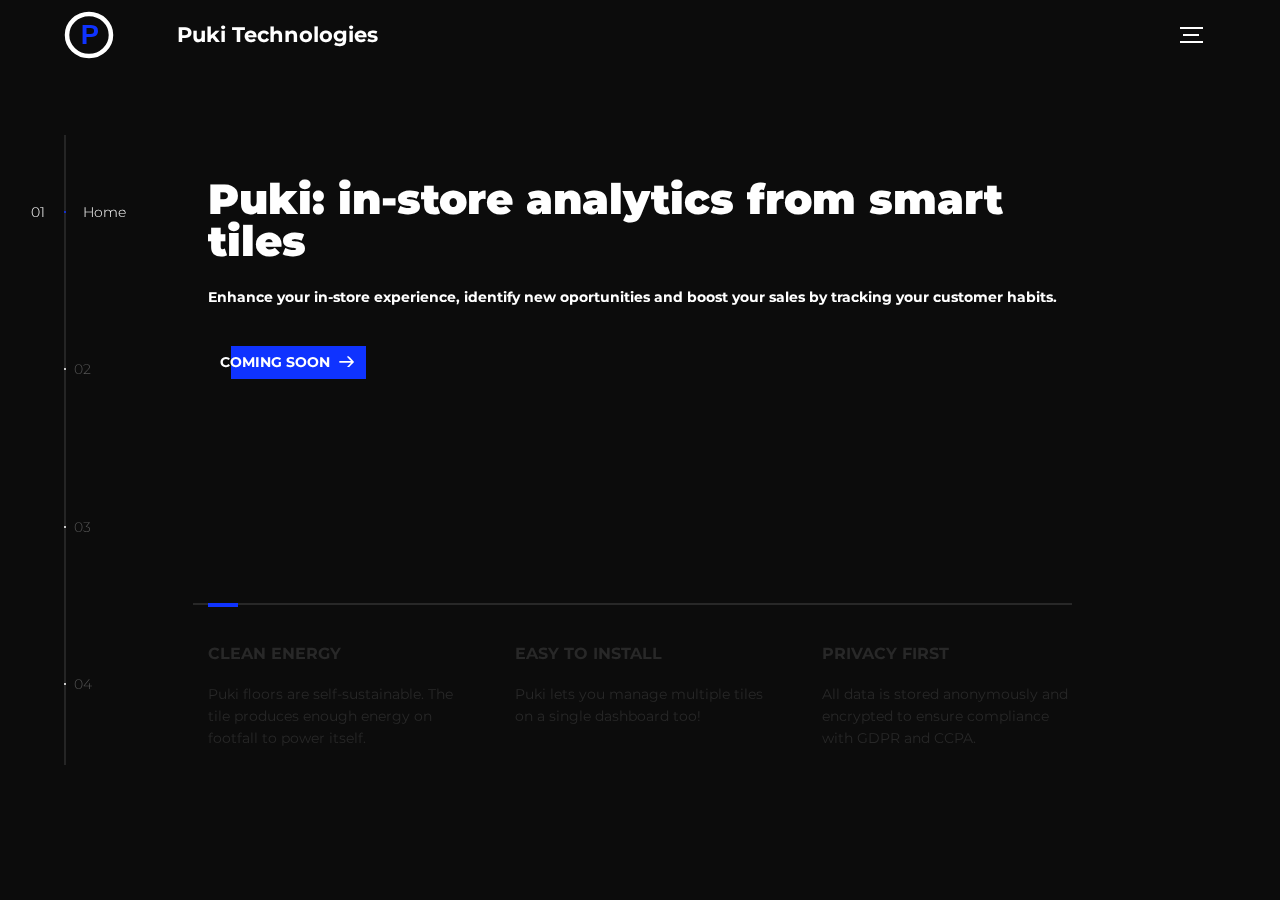
<file: Puki/index.html>
<!DOCTYPE html>
<html lang="en">
<head>
  <title>Puki Technologies</title>
  <meta charset="utf-8">
  <meta name="viewport" content="width=device-width, initial-scale=1">
  <meta http-equiv="X-UA-Compatible" content="IE=edge">
  <meta name="description" content="HTML5 website template">
  <meta name="keywords" content="global, template, html, sass, jquery">
  <meta name="author" content="nfc">
  <link rel="stylesheet" href="assets/css/main.css">
  <link rel="icon" 
      type="image/svg" 
      href="assets/img/logo.svg">
</head>
<body>
<!-- Global site tag (gtag.js) - Google Analytics -->
<script async src="https://www.googletagmanager.com/gtag/js?id=UA-164575999-2"></script>
<script>
  window.dataLayer = window.dataLayer || [];
  function gtag(){dataLayer.push(arguments);}
  gtag('js', new Date());

  gtag('config', 'UA-164575999-2');
</script>
<!-- notification for small viewports and landscape oriented smartphones -->
<div class="device-notification">
  <a class="device-notification--logo" href="#0">
    <img src="assets/img/logo.svg" alt="Global">
    
  </a>
  <p class="device-notification--message">Puki has so much to offer that we must request you orient your device to portrait or find a larger screen. You won't be disappointed.</p>
</div>

<div class="perspective effect-rotate-left">
  <div class="container"><div class="outer-nav--return"></div>
    <div id="viewport" class="l-viewport">
      <div class="l-wrapper">
        <header class="header">
          <a class="header--logo" href="#0">
            <img src="assets/img/logo.svg" alt="logo" width="50">
            <h2 style="margin-left: 3em">Puki Technologies</h2>
          </a>
          <button class="header--cta cta"><a href='https://twitter.com/pukitechs'>Contact Us</a></button>
          <div class="header--nav-toggle">
            <span></span>
          </div>
        </header>
        <nav class="l-side-nav">
          <ul class="side-nav">
            <li class="is-active"><span>Home</span></li>
            <li><span>How</span></li>
            <li><span>Team</span></li>
            <li><span>Contact</span></li>
          </ul>
        </nav>
        <ul class="l-main-content main-content">
          <li class="l-section section section--is-active">
            <div class="intro">
              <div class="intro--banner">
                <h1 style="font-size: 3em">Puki: in-store analytics from smart tiles</h1>
                
                <h1 style="font-size: 1em;font-weight: 600;margin-bottom: 3em">Enhance your in-store experience, identify new oportunities and boost your sales by tracking your customer habits. </h1>
                
                <button class="cta">Coming Soon
                  <svg version="1.1" id="Layer_1" xmlns="http://www.w3.org/2000/svg" xmlns:xlink="http://www.w3.org/1999/xlink" x="0px" y="0px" viewBox="0 0 150 118" style="enable-background:new 0 0 150 118;" xml:space="preserve">
                  <g transform="translate(0.000000,118.000000) scale(0.100000,-0.100000)">
                    <path d="M870,1167c-34-17-55-57-46-90c3-15,81-100,194-211l187-185l-565-1c-431,0-571-3-590-13c-55-28-64-94-18-137c21-20,33-20,597-20h575l-192-193C800,103,794,94,849,39c20-20,39-29,61-29c28,0,63,30,298,262c147,144,272,271,279,282c30,51,23,60-219,304C947,1180,926,1196,870,1167z"/>
                  </g>
                  </svg>
                  <span class="btn-background"></span>
                </button>
                <img src="assets/img/introduction-visual.png" alt="Welcome" style="display: none" >
              </div>
              <div class="intro--options">
                <a href="#0" style="cursor: default">
                  <h3>Clean Energy</h3>
                  <p>Puki floors are self-sustainable. The tile produces enough energy on footfall to power itself.</p>
                </a>
                <a href="#0" style="cursor: default">
                  <h3>Easy to install</h3>
                  <p>Puki lets you manage multiple tiles on a single dashboard too!</p>
                </a>
                <a href="#0" style="cursor: default">
                  <h3>Privacy First</h3>
                  <p>All data is stored anonymously and encrypted to ensure compliance with GDPR and CCPA.</p>
                </a>
              </div>
            </div>
          </li>
          <li class="l-section section">
            <div class="work" style="margin-top: -10%;">
              <h2 style="margin-bottom: 5em;margin-top: 5em">How it works</h2>
              <div class="work--lockup row" style="display: block;margin: 0 auto;margin-bottom: 5em">
                  <img onmouseover="document.getElementById('content').innerHTML = 'On every motion such as a footfall, you produce mechanical energy'" src="assets/img/ff.svg" alt="ff" width="40">
                  <img  src="assets/img/back.svg" alt="battery" width="20" style="    margin-bottom: 1.2em;margin-left: 2em">
                  <img onmouseover="document.getElementById('content').innerHTML = 'Footfall energy gets transformed into electricity through energy harvesting'" onmouseover="bigImg(this)" src="assets/img/recycle.svg" alt="battery" width="50" style="    margin-left: 2em">
                  <img onmouseover="bigImg(this)" src="assets/img/back.svg" alt="battery" width="20" style="    margin-bottom: 1.2em;margin-left: 2em">
                  <img onmouseover="document.getElementById('content').innerHTML = 'Energy gets directly stored on small batteries'" onmouseover="bigImg(this)" src="assets/img/battery.svg" alt="battery" width="50" style="    margin-left: 2em">
                  <img onmouseover="bigImg(this)" src="assets/img/back.svg" alt="battery" width="20" style="    margin-bottom: 1.2em;margin-left: 2em">
                  <img onmouseover="document.getElementById('content').innerHTML = 'A small portion is used to send the specific footfall data to our servers'" onmouseover="bigImg(this)" src="assets/img/energy.svg" alt="battery" width="50" style="    margin-left: 2em">
              </div>
              <h2 id="content" style="display: block;margin: 0 auto;font-size: 1.3em">Hover on icon to learn more!</h2>
            </div>
          </li>
          <li class="l-section section">
            <div class="about">
              <div class="about--banner">
                <h2>We<br>believe in<br>passionate<br>people</h2>
                
                <img src="assets/img/about-visual.png" alt="About Us" style="display: none">
              </div>
              <div class="about--options">
                <a href="https://www.linkedin.com/in/ncurti/" style="background-image: url(assets/img/3.jpg);">
                  <h3>CEO - Founder</h3>
                </a>
              </div>
            </div>
          </li>
          <li class="l-section section">
            <div class="contact">
              <div class="contact--lockup">
                <div class="modal">
                  <div class="modal--information">
                    <p>Milan, Italy</p>
                    <a href="mailto:ouremail@gmail.com">info@pukitechnologies.com</a>
                    <a href="tel:+393495479701">Call Us</a>
                  </div>
                  
                </div>
              </div>
            </div>
          </li>
          <li class="l-section section">
            <div class="hire">
              <h2>You want us to do</h2>
              <!-- checkout formspree.io for easy form setup -->
              <form class="work-request">
                <div class="work-request--options">
                  <span class="options-a">
                    <input id="opt-1" type="checkbox" value="app design">
                    <label for="opt-1">
                      <svg version="1.1" id="Layer_1" xmlns="http://www.w3.org/2000/svg" xmlns:xlink="http://www.w3.org/1999/xlink" x="0px" y="0px"
                      viewBox="0 0 150 111" style="enable-background:new 0 0 150 111;" xml:space="preserve">
                      <g transform="translate(0.000000,111.000000) scale(0.100000,-0.100000)">
                        <path d="M950,705L555,310L360,505C253,612,160,700,155,700c-6,0-44-34-85-75l-75-75l278-278L550-5l475,475c261,261,475,480,475,485c0,13-132,145-145,145C1349,1100,1167,922,950,705z"/>
                      </g>
                      </svg>
                      App Design
                    </label>
                    <input id="opt-2" type="checkbox" value="graphic design">
                    <label for="opt-2">
                      <svg version="1.1" id="Layer_1" xmlns="http://www.w3.org/2000/svg" xmlns:xlink="http://www.w3.org/1999/xlink" x="0px" y="0px"
                      viewBox="0 0 150 111" style="enable-background:new 0 0 150 111;" xml:space="preserve">
                      <g transform="translate(0.000000,111.000000) scale(0.100000,-0.100000)">
                        <path d="M950,705L555,310L360,505C253,612,160,700,155,700c-6,0-44-34-85-75l-75-75l278-278L550-5l475,475c261,261,475,480,475,485c0,13-132,145-145,145C1349,1100,1167,922,950,705z"/>
                      </g>
                      </svg>
                      Graphic Design
                    </label>
                    <input id="opt-3" type="checkbox" value="motion design">
                    <label for="opt-3">
                      <svg version="1.1" id="Layer_1" xmlns="http://www.w3.org/2000/svg" xmlns:xlink="http://www.w3.org/1999/xlink" x="0px" y="0px"
                      viewBox="0 0 150 111" style="enable-background:new 0 0 150 111;" xml:space="preserve">
                      <g transform="translate(0.000000,111.000000) scale(0.100000,-0.100000)">
                        <path d="M950,705L555,310L360,505C253,612,160,700,155,700c-6,0-44-34-85-75l-75-75l278-278L550-5l475,475c261,261,475,480,475,485c0,13-132,145-145,145C1349,1100,1167,922,950,705z"/>
                      </g>
                      </svg>
                      Motion Design
                    </label>
                  </span>
                  <span class="options-b">
                    <input id="opt-4" type="checkbox" value="ux design">
                    <label for="opt-4">
                      <svg version="1.1" id="Layer_1" xmlns="http://www.w3.org/2000/svg" xmlns:xlink="http://www.w3.org/1999/xlink" x="0px" y="0px"
                      viewBox="0 0 150 111" style="enable-background:new 0 0 150 111;" xml:space="preserve">
                      <g transform="translate(0.000000,111.000000) scale(0.100000,-0.100000)">
                        <path d="M950,705L555,310L360,505C253,612,160,700,155,700c-6,0-44-34-85-75l-75-75l278-278L550-5l475,475c261,261,475,480,475,485c0,13-132,145-145,145C1349,1100,1167,922,950,705z"/>
                      </g>
                      </svg>
                      UX Design
                    </label>
                    <input id="opt-5" type="checkbox" value="webdesign">
                    <label for="opt-5">
                      <svg version="1.1" id="Layer_1" xmlns="http://www.w3.org/2000/svg" xmlns:xlink="http://www.w3.org/1999/xlink" x="0px" y="0px"
                      viewBox="0 0 150 111" style="enable-background:new 0 0 150 111;" xml:space="preserve">
                      <g transform="translate(0.000000,111.000000) scale(0.100000,-0.100000)">
                        <path d="M950,705L555,310L360,505C253,612,160,700,155,700c-6,0-44-34-85-75l-75-75l278-278L550-5l475,475c261,261,475,480,475,485c0,13-132,145-145,145C1349,1100,1167,922,950,705z"/>
                      </g>
                      </svg>
                      Webdesign
                    </label>
                    <input id="opt-6" type="checkbox" value="marketing">
                    <label for="opt-6">
                      <svg version="1.1" id="Layer_1" xmlns="http://www.w3.org/2000/svg" xmlns:xlink="http://www.w3.org/1999/xlink" x="0px" y="0px"
                      viewBox="0 0 150 111" style="enable-background:new 0 0 150 111;" xml:space="preserve">
                      <g transform="translate(0.000000,111.000000) scale(0.100000,-0.100000)">
                        <path d="M950,705L555,310L360,505C253,612,160,700,155,700c-6,0-44-34-85-75l-75-75l278-278L550-5l475,475c261,261,475,480,475,485c0,13-132,145-145,145C1349,1100,1167,922,950,705z"/>
                      </g>
                      </svg>
                      Marketing
                    </label>
                  </span>
                </div>
                <div class="work-request--information">
                  <div class="information-name">
                    <input id="name" type="text" spellcheck="false">
                    <label for="name">Name</label>
                  </div>
                  <div class="information-email">
                    <input id="email" type="email" spellcheck="false">
                    <label for="email">Email</label>
                  </div>
                </div>
                <input type="submit" value="Send Request">
              </form>
            </div>
          </li>
        </ul>
      </div>
    </div>
  </div>
  <ul class="outer-nav">
    <li class="is-active">Home</li>
    <li>How</li>
    <li>Team</li>
    <li>Contact</li>
  </ul>
</div>

<script src="https://ajax.googleapis.com/ajax/libs/jquery/2.2.4/jquery.min.js"></script>
<script>window.jQuery || document.write('<script src="assets/js/vendor/jquery-2.2.4.min.js"><\/script>')</script>
<script src="assets/js/functions-min.js"></script>
</body>
</html>
</file>
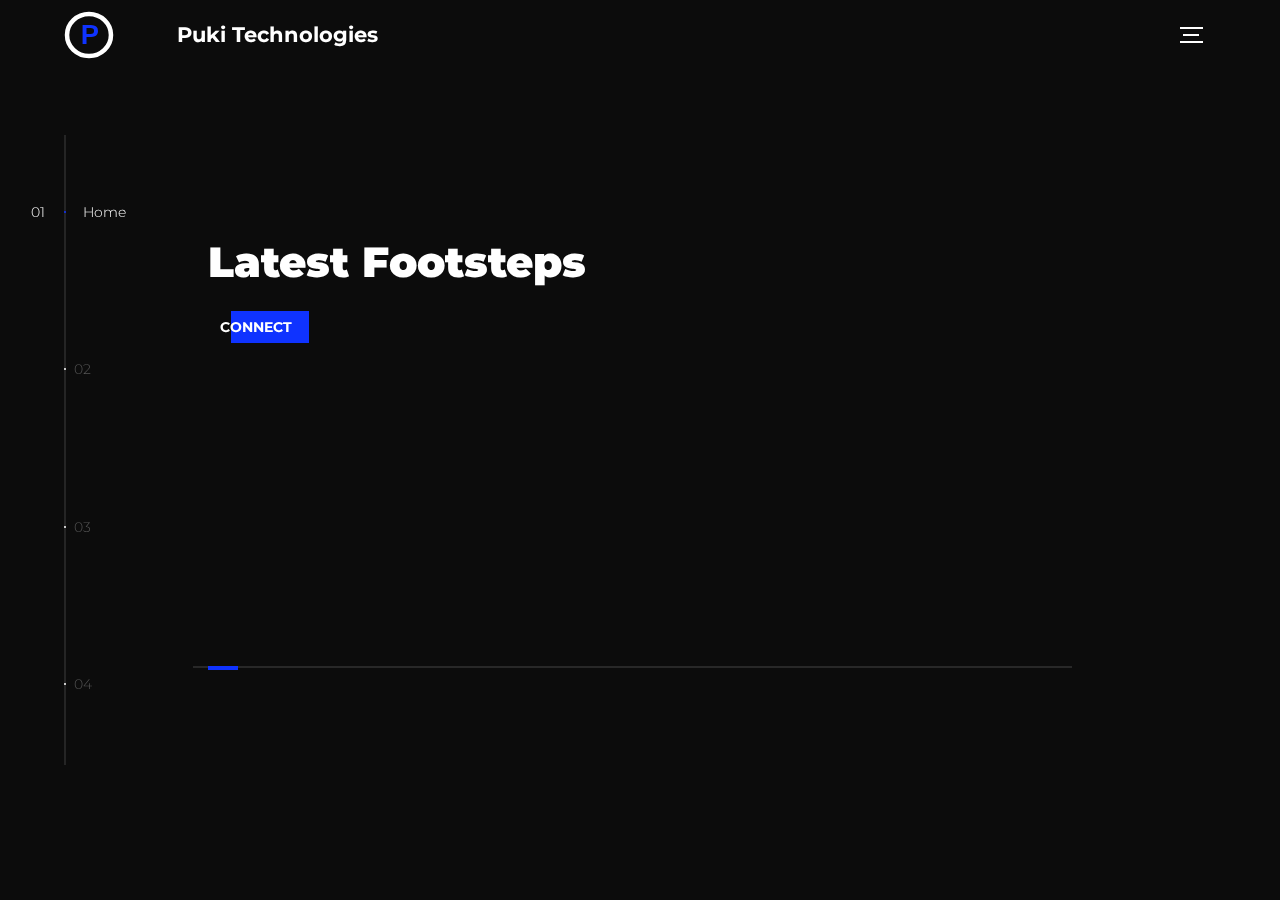
<file: Puki/dashboard.html>
<!DOCTYPE html>
<html lang="en">
<head>
  <title>Puki Technologies</title>
  <meta charset="utf-8">
  <meta name="viewport" content="width=device-width, initial-scale=1">
  <meta http-equiv="X-UA-Compatible" content="IE=edge">
  <meta name="description" content="HTML5 website template">
  <meta name="keywords" content="global, template, html, sass, jquery">
  <meta name="author" content="nfc">
  <link rel="stylesheet" href="assets/css/main.css">
  <link rel="icon" 
      type="image/svg" 
      href="assets/img/logo.svg">
</head>
<body>
<!-- Global site tag (gtag.js) - Google Analytics -->
<script async src="https://www.googletagmanager.com/gtag/js?id=UA-164575999-2"></script>
<script>
  window.dataLayer = window.dataLayer || [];
  function gtag(){dataLayer.push(arguments);}
  gtag('js', new Date());

  gtag('config', 'UA-164575999-2');
</script>
<!-- notification for small viewports and landscape oriented smartphones -->
<div class="device-notification">
  <a class="device-notification--logo" href="#0">
    <img src="assets/img/logo.svg" alt="Global">
    
  </a>
  <p class="device-notification--message">Puki has so much to offer that we must request you orient your device to portrait or find a larger screen. You won't be disappointed.</p>
</div>

<div class="perspective effect-rotate-left">
  <div class="container"><div class="outer-nav--return"></div>
    <div id="viewport" class="l-viewport">
      <div class="l-wrapper">
        <header class="header">
          <a class="header--logo" href="#0">
            <img src="assets/img/logo.svg" alt="logo" width="50">
            <h2 style="margin-left: 3em">Puki Technologies</h2>
          </a>
          <button class="header--cta cta"><a href='https://twitter.com/pukitechs'>Contact Us</a></button>
          <div class="header--nav-toggle">
            <span></span>
          </div>
        </header>
        <nav class="l-side-nav">
          <ul class="side-nav">
            <li class="is-active"><span>Home</span></li>
            <li><span>How</span></li>
            <li><span>Team</span></li>
            <li><span>Contact</span></li>
          </ul>
        </nav>
        <ul class="l-main-content main-content">
          <li class="l-section section section--is-active">
            <div class="intro">
              <div class="intro--banner">
                <h1 style="font-size: 3em">Latest Footsteps</h1>
                <button id="connect" class="cta">Connect
                  <span class="btn-background"></span>
                </button>
                <img src="assets/img/introduction-visual.png" alt="Welcome" style="display: none" >
              </div>
            </div>
          </li>
          <li class="l-section section">
            <div class="work" style="margin-top: -10%;">
              <h2 style="margin-bottom: 5em;margin-top: 5em">How it works</h2>
              <div class="work--lockup row" style="display: block;margin: 0 auto;margin-bottom: 5em">
                  <img onmouseover="document.getElementById('content').innerHTML = 'On every motion such as a footfall, you produce mechanical energy'" src="assets/img/ff.svg" alt="ff" width="40">
                  <img  src="assets/img/back.svg" alt="battery" width="20" style="    margin-bottom: 1.2em;margin-left: 2em">
                  <img onmouseover="document.getElementById('content').innerHTML = 'Footfall energy gets transformed into electricity through energy harvesting'" onmouseover="bigImg(this)" src="assets/img/recycle.svg" alt="battery" width="50" style="    margin-left: 2em">
                  <img onmouseover="bigImg(this)" src="assets/img/back.svg" alt="battery" width="20" style="    margin-bottom: 1.2em;margin-left: 2em">
                  <img onmouseover="document.getElementById('content').innerHTML = 'Energy gets directly stored on small batteries'" onmouseover="bigImg(this)" src="assets/img/battery.svg" alt="battery" width="50" style="    margin-left: 2em">
                  <img onmouseover="bigImg(this)" src="assets/img/back.svg" alt="battery" width="20" style="    margin-bottom: 1.2em;margin-left: 2em">
                  <img onmouseover="document.getElementById('content').innerHTML = 'A small portion is used to send the specific footfall data to our servers'" onmouseover="bigImg(this)" src="assets/img/energy.svg" alt="battery" width="50" style="    margin-left: 2em">
              </div>
              <h2 id="content" style="display: block;margin: 0 auto;font-size: 1.3em">Hover on icon to learn more!</h2>
            </div>
          </li>
          <li class="l-section section">
            <div class="about">
              <div class="about--banner">
                <h2>We<br>believe in<br>passionate<br>people</h2>
                
                <img src="assets/img/about-visual.png" alt="About Us" style="display: none">
              </div>
              <div class="about--options">
                <a href="https://www.linkedin.com/in/ncurti/" style="background-image: url(assets/img/3.jpg);">
                  <h3>CEO - Founder</h3>
                </a>
              </div>
            </div>
          </li>
          <li class="l-section section">
            <div class="contact">
              <div class="contact--lockup">
                <div class="modal">
                  <div class="modal--information">
                    <p>Milan, Italy</p>
                    <a href="mailto:ouremail@gmail.com">info@pukitechnologies.com</a>
                    <a href="tel:+393495479701">Call Us</a>
                  </div>
                  
                </div>
              </div>
            </div>
          </li>
          <li class="l-section section">
            <div class="hire">
              <h2>You want us to do</h2>
              <!-- checkout formspree.io for easy form setup -->
              <form class="work-request">
                <div class="work-request--options">
                  <span class="options-a">
                    <input id="opt-1" type="checkbox" value="app design">
                    <label for="opt-1">
                      <svg version="1.1" id="Layer_1" xmlns="http://www.w3.org/2000/svg" xmlns:xlink="http://www.w3.org/1999/xlink" x="0px" y="0px"
                      viewBox="0 0 150 111" style="enable-background:new 0 0 150 111;" xml:space="preserve">
                      <g transform="translate(0.000000,111.000000) scale(0.100000,-0.100000)">
                        <path d="M950,705L555,310L360,505C253,612,160,700,155,700c-6,0-44-34-85-75l-75-75l278-278L550-5l475,475c261,261,475,480,475,485c0,13-132,145-145,145C1349,1100,1167,922,950,705z"/>
                      </g>
                      </svg>
                      App Design
                    </label>
                    <input id="opt-2" type="checkbox" value="graphic design">
                    <label for="opt-2">
                      <svg version="1.1" id="Layer_1" xmlns="http://www.w3.org/2000/svg" xmlns:xlink="http://www.w3.org/1999/xlink" x="0px" y="0px"
                      viewBox="0 0 150 111" style="enable-background:new 0 0 150 111;" xml:space="preserve">
                      <g transform="translate(0.000000,111.000000) scale(0.100000,-0.100000)">
                        <path d="M950,705L555,310L360,505C253,612,160,700,155,700c-6,0-44-34-85-75l-75-75l278-278L550-5l475,475c261,261,475,480,475,485c0,13-132,145-145,145C1349,1100,1167,922,950,705z"/>
                      </g>
                      </svg>
                      Graphic Design
                    </label>
                    <input id="opt-3" type="checkbox" value="motion design">
                    <label for="opt-3">
                      <svg version="1.1" id="Layer_1" xmlns="http://www.w3.org/2000/svg" xmlns:xlink="http://www.w3.org/1999/xlink" x="0px" y="0px"
                      viewBox="0 0 150 111" style="enable-background:new 0 0 150 111;" xml:space="preserve">
                      <g transform="translate(0.000000,111.000000) scale(0.100000,-0.100000)">
                        <path d="M950,705L555,310L360,505C253,612,160,700,155,700c-6,0-44-34-85-75l-75-75l278-278L550-5l475,475c261,261,475,480,475,485c0,13-132,145-145,145C1349,1100,1167,922,950,705z"/>
                      </g>
                      </svg>
                      Motion Design
                    </label>
                  </span>
                  <span class="options-b">
                    <input id="opt-4" type="checkbox" value="ux design">
                    <label for="opt-4">
                      <svg version="1.1" id="Layer_1" xmlns="http://www.w3.org/2000/svg" xmlns:xlink="http://www.w3.org/1999/xlink" x="0px" y="0px"
                      viewBox="0 0 150 111" style="enable-background:new 0 0 150 111;" xml:space="preserve">
                      <g transform="translate(0.000000,111.000000) scale(0.100000,-0.100000)">
                        <path d="M950,705L555,310L360,505C253,612,160,700,155,700c-6,0-44-34-85-75l-75-75l278-278L550-5l475,475c261,261,475,480,475,485c0,13-132,145-145,145C1349,1100,1167,922,950,705z"/>
                      </g>
                      </svg>
                      UX Design
                    </label>
                    <input id="opt-5" type="checkbox" value="webdesign">
                    <label for="opt-5">
                      <svg version="1.1" id="Layer_1" xmlns="http://www.w3.org/2000/svg" xmlns:xlink="http://www.w3.org/1999/xlink" x="0px" y="0px"
                      viewBox="0 0 150 111" style="enable-background:new 0 0 150 111;" xml:space="preserve">
                      <g transform="translate(0.000000,111.000000) scale(0.100000,-0.100000)">
                        <path d="M950,705L555,310L360,505C253,612,160,700,155,700c-6,0-44-34-85-75l-75-75l278-278L550-5l475,475c261,261,475,480,475,485c0,13-132,145-145,145C1349,1100,1167,922,950,705z"/>
                      </g>
                      </svg>
                      Webdesign
                    </label>
                    <input id="opt-6" type="checkbox" value="marketing">
                    <label for="opt-6">
                      <svg version="1.1" id="Layer_1" xmlns="http://www.w3.org/2000/svg" xmlns:xlink="http://www.w3.org/1999/xlink" x="0px" y="0px"
                      viewBox="0 0 150 111" style="enable-background:new 0 0 150 111;" xml:space="preserve">
                      <g transform="translate(0.000000,111.000000) scale(0.100000,-0.100000)">
                        <path d="M950,705L555,310L360,505C253,612,160,700,155,700c-6,0-44-34-85-75l-75-75l278-278L550-5l475,475c261,261,475,480,475,485c0,13-132,145-145,145C1349,1100,1167,922,950,705z"/>
                      </g>
                      </svg>
                      Marketing
                    </label>
                  </span>
                </div>
                <div class="work-request--information">
                  <div class="information-name">
                    <input id="name" type="text" spellcheck="false">
                    <label for="name">Name</label>
                  </div>
                  <div class="information-email">
                    <input id="email" type="email" spellcheck="false">
                    <label for="email">Email</label>
                  </div>
                </div>
                <input type="submit" value="Send Request">
              </form>
            </div>
          </li>
        </ul>
      </div>
    </div>
  </div>
  <ul class="outer-nav">
    <li class="is-active">Home</li>
    <li>How</li>
    <li>Team</li>
    <li>Contact</li>
  </ul>
</div>

<script src="https://ajax.googleapis.com/ajax/libs/jquery/2.2.4/jquery.min.js"></script>
<script>window.jQuery || document.write('<script src="assets/js/vendor/jquery-2.2.4.min.js"><\/script>')</script>

<script>
  const button = document.getElementById('connect')
  button.addEventListener('pointerup', function(event) {
    navigator.bluetooth.requestDevice({
      acceptAllDevices: true,
      optionalServices: ['battery_service'] // Required to access service later.
    })
    .then(device => { /* … */ })
    .catch(error => { console.error(error); });
      });
</script>
</body>
</html>
</file>
<file: Puki/assets/css/main.css>
@font-face{
     font-family:'Montserrat';
     src:url("fonts/Montserrat-Black.eot");
     src:local("☺"), url("fonts/Montserrat-Black.woff") format("woff"), url("fonts/Montserrat-Black.ttf") format("truetype"), url("fonts/Montserrat-Black.svg") format("svg");
     font-weight:900;
     font-style:normal 
}
 @font-face{
     font-family:'Montserrat';
     src:url("fonts/Montserrat-Bold.eot");
     src:local("☺"),url("fonts/Montserrat-Bold.woff") format("woff"), url("fonts/Montserrat-Bold.ttf") format("truetype"), url("fonts/Montserrat-Bold.svg") format("svg");
     font-weight:700;
     font-style:normal 
}
 @font-face{
     font-family:'Montserrat';
    src:url("fonts/Montserrat-Regular.eot");
    src:local("☺"),url("fonts/Montserrat-Regular.woff") format("woff"),url("fonts/Montserrat-Regular.ttf") format("truetype"),url("fonts/Montserrat-Regular.svg") format("svg");
    font-weight:400;
    font-style:normal
}
@font-face{
    font-family:'Montserrat';
    src:url("fonts/Montserrat-Light.eot");
    src:local("☺"),url("fonts/Montserrat-Light.woff") format("woff"),url("fonts/Montserrat-Light.ttf") format("truetype"),url("fonts/Montserrat-Light.svg") format("svg");
    font-weight:300;
    font-style:normal
}
/*! normalize.css v3.0.2 | MIT License | git.io/normalize */
html{
    font-family:sans-serif;
    -ms-text-size-adjust:100%;
    -webkit-text-size-adjust:100%
}
body{
    margin:0
}
article,aside,details,figcaption,figure,footer,header,hgroup,main,menu,nav,section,summary{
    display:block
}
audio,canvas,progress,video{
    display:inline-block;
    vertical-align:baseline
}
audio:not([controls]){
    display:none;
    height:0
}
[hidden],template{
    display:none
}
a{
    background-color:transparent
}
a:active,a:hover{
    outline:0
}
abbr[title]{
    border-bottom:1px dotted
}
b,strong{
    font-weight:bold
}
dfn{
    font-style:italic
}
h1{
    font-size:2em;
    margin:0.67em 0
}
mark{
    background:#ff0;
    color:#000
}
small{
    font-size:80%
}
sub,sup{
    font-size:75%;
    line-height:0;
    position:relative;
    vertical-align:baseline
}
sup{
    top:-0.5em
}
sub{
    bottom:-0.25em
}
img{
    border:0
}
svg:not(:root){
    overflow:hidden
}
figure{
    margin:1em 40px
}
hr{
    box-sizing:content-box;
    height:0
}
pre{
    overflow:auto
}
code,kbd,pre,samp{
    font-family:monospace, monospace;
    font-size:1em
}
button,input,optgroup,select,textarea{
    color:inherit;
    font:inherit;
    margin:0
}
button{
    overflow:visible
}
button,select{
    text-transform:none
}
button,html input[type="button"],input[type="reset"],input[type="submit"]{
    -webkit-appearance:button;
    cursor:pointer
}
button[disabled],html input[disabled]{
    cursor:default
}
button::-moz-focus-inner,input::-moz-focus-inner{
    border:0;
    padding:0
}
input{
    line-height:normal
}
input[type="checkbox"],input[type="radio"]{
    box-sizing:border-box;
    padding:0
}
input[type="number"]::-webkit-inner-spin-button,input[type="number"]::-webkit-outer-spin-button{
    height:auto
}
input[type="search"]{
    -webkit-appearance:textfield;
    box-sizing:content-box
}
input[type="search"]::-webkit-search-cancel-button,input[type="search"]::-webkit-search-decoration{
    -webkit-appearance:none
}
fieldset{
    border:1px solid #c0c0c0;
    margin:0 2px;
    padding:0.35em 0.625em 0.75em
}
legend{
    border:0;
    padding:0
}
textarea{
    overflow:auto
}
optgroup{
    font-weight:bold
}
table{
    border-collapse:collapse;
    border-spacing:0
}
td,th{
    padding:0
}
::-moz-selection{
    background:#FFF498
}
::selection{
    background:#FFF498
}
::-moz-selection{
    background:#FFF498
}
img::-moz-selection{
    background:transparent
}
img::selection{
    background:transparent
}
img::-moz-selection{
    background:transparent
}
body{
    -webkit-tap-highlight-color:#FFF498
}
body{
    background-color:#0c0c0c;
    font-size:14px;
    line-height:1.6;
    font-family:"Montserrat",sans-serif;
    color:#fff;
    -webkit-font-smoothing:antialiased;
    -webkit-text-size-adjust:100%
}
.l-viewport{
    position:relative;
    width:100%;
    height:100vh;
    box-shadow:0 0 45px 5px rgba(0,0,0,0.85);
    overflow:hidden
}
.l-wrapper{
    position:relative;
    width:1440px;
    max-width:90%;
    height:100%;
    margin:0 auto
}
.l-side-nav{
    position:absolute;
    left:0;
    display:-webkit-box;
    display:-webkit-flex;
    display:-ms-flexbox;
    display:flex;
    height:100%;
    -webkit-box-align:center;
    -webkit-align-items:center;
    -ms-flex-align:center;
    align-items:center
}
.l-side-nav::before{
    content:"";
    position:absolute;
    top:50%;
    left:0;
    -webkit-transform:translateY(-50%);
    transform:translateY(-50%);
    width:2px;
    height:70%;
    max-height:750px;
    background-color:#555;
    opacity:.35;
    z-index:10
}
 @media (max-width: 1180px){
    .l-side-nav{
        display:none
    }
}
.l-main-content{
    position:relative;
    width:100%;
    height:100%;
    margin:0;
    padding:0;
    list-style:none
}
.l-section{
    position:absolute;
    width:100%;
    height:100%
}
.device-notification{
    display:none;
    position:fixed;
    top:0;
    left:0;
    width:100%;
    height:100%;
    -webkit-box-orient:vertical;
    -webkit-box-direction:normal;
    -webkit-flex-direction:column;
    -ms-flex-direction:column;
    flex-direction:column;
    -webkit-box-align:center;
    -webkit-align-items:center;
    -ms-flex-align:center;
    -ms-grid-row-align:center;
    align-items:center;
    -webkit-box-pack:center;
    -webkit-justify-content:center;
    -ms-flex-pack:center;
    justify-content:center;
    background-color:#0c0c0c;
    z-index:12
}
.device-notification--logo{
    display:-webkit-box;
    display:-webkit-flex;
    display:-ms-flexbox;
    display:flex;
    -webkit-box-align:center;
    -webkit-align-items:center;
    -ms-flex-align:center;
    align-items:center;
    text-decoration:none;
    color:#fff
}
.device-notification--logo p{
    margin:0 0 0 10px;
    font-size:16px;
    font-weight:700;
    text-transform:uppercase
}
.device-notification--message{
    width:70%;
    margin:30px 0 0 0;
    font-weight:700;
    text-align:center
}
@media (max-width: 767px) and (min-width: 601px) and (max-height: 680px){
    .device-notification{
        display:-webkit-box;
        display:-webkit-flex;
        display:-ms-flexbox;
        display:flex
    }
}
@media (max-width: 600px) and (min-width: 480px) and (max-height: 580px){
    .device-notification{
        display:-webkit-box;
        display:-webkit-flex;
        display:-ms-flexbox;
        display:flex
    }
}
@media (max-width: 736px) and (min-width: 360px) and (orientation: landscape){
    .device-notification{
        display:-webkit-box;
        display:-webkit-flex;
        display:-ms-flexbox;
        display:flex
    }
}
@media(max-width: 359px){
    .device-notification{
        display:-webkit-box;
        display:-webkit-flex;
        display:-ms-flexbox;
        display:flex
    }
}
.section{
    opacity:0;
    visibility:hidden;
    -webkit-transition:opacity .4s ease-in-out,visibility 0s .4s;
    transition:opacity .4s ease-in-out,visibility 0s .4s
}
.section--is-active{
    opacity:1;
    visibility:visible;
    z-index:1;
    -webkit-transition:opacity .4s ease-in-out .4s;
    transition:opacity .4s ease-in-out .4s
}
.section--next{
    -webkit-transform:translateY(-45px);
    transform:translateY(-45px);
    -webkit-transition:-webkit-transform .4s ease-in-out;
    transition:-webkit-transform .4s ease-in-out;
    transition:transform .4s ease-in-out;
    transition:transform .4s ease-in-out, -webkit-transform .4s ease-in-out
}
.section--prev{
    -webkit-transform:translateY(45px);
    transform:translateY(45px);
    -webkit-transition:-webkit-transform .4s ease-in-out;
    transition:-webkit-transform .4s ease-in-out;
    transition:transform .4s ease-in-out;
    transition:transform .4s ease-in-out, -webkit-transform .4s ease-in-out
}
.header{
    position:absolute;
    top:0;
    left:0;
    display:-webkit-box;
    display:-webkit-flex;
    display:-ms-flexbox;
    display:flex;
    width:100%;
    height:70px;
    -webkit-box-align:center;
    -webkit-align-items:center;
    -ms-flex-align:center;
    align-items:center;
    -webkit-box-pack:justify;
    -webkit-justify-content:space-between;
    -ms-flex-pack:justify;
    justify-content:space-between;
    z-index:10
}
.header--logo{
    display:-webkit-box;
    display:-webkit-flex;
    display:-ms-flexbox;
    display:flex;
    -webkit-box-align:center;
    -webkit-align-items:center;
    -ms-flex-align:center;
    align-items:center;
    text-decoration:none;
    color:#fff
}
.header--logo p{
    margin:0 0 0 10px;
    font-size:16px;
    font-weight:700;
    text-transform:uppercase
}
.header--nav-toggle{
    display:-webkit-box;
    display:-webkit-flex;
    display:-ms-flexbox;
    display:flex;
    width:50px;
    height:50px;
    -webkit-box-orient:vertical;
    -webkit-box-direction:normal;
    -webkit-flex-direction:column;
    -ms-flex-direction:column;
    flex-direction:column;
    -webkit-box-align:center;
    -webkit-align-items:center;
    -ms-flex-align:center;
    align-items:center;
    -webkit-box-pack:center;
    -webkit-justify-content:center;
    -ms-flex-pack:center;
    justify-content:center;
    cursor:pointer
}
.header--nav-toggle span,.header--nav-toggle::before,.header--nav-toggle::after{
    content:"";
    position:relative;
    width:16px;
    height:2px;
    background-color:#fff
}
.header--nav-toggle::before{
    bottom:5px;
    width:23px
}
.header--nav-toggle::after{
    top:5px;
    width:23px
}
.header--cta{
    position:absolute;
    top:50%;
    left:50%;
    -webkit-transform:translate(-50%, -50%);
    transform:translate(-50%, -50%);
    padding:0 20px;
    line-height:30px;
    text-decoration:none;
    color:#fff;
    font-weight:700;
    text-transform:uppercase;
    background-color:#0f33ff;
    border:none;
    opacity:0;
    visibility:hidden;
    -webkit-transition:opacity .4s ease-in-out,visibility 0s .4s;
    transition:opacity .4s ease-in-out,visibility 0s .4s
}
.header--cta:focus{
    outline:none
}
.header--cta.is-active{
    opacity:1;
    visibility:visible;
    -webkit-transition:opacity .4s ease-in-out .4s;
    transition:opacity .4s ease-in-out .4s
}
@media (max-width: 767px){
    .header--cta{
        display:none
    }
}
.side-nav{
    position:relative;
    display:-webkit-box;
    display:-webkit-flex;
    display:-ms-flexbox;
    display:flex;
    width:100px;
    height:70%;
    max-height:750px;
    -webkit-box-orient:vertical;
    -webkit-box-direction:normal;
    -webkit-flex-direction:column;
    -ms-flex-direction:column;
    flex-direction:column;
    -webkit-justify-content:space-around;
    -ms-flex-pack:distribute;
    justify-content:space-around;
    margin:0;
    padding:0;
    list-style-position:inside;
    z-index:10
}
.side-nav>li{
    position:relative;
    top:-5px;
    color:#fff;
    font-size:6px;
    cursor:pointer
}
.side-nav>li span{
    position:relative;
    top:3px;
    left:10px;
    color:#fff;
    font-size:14px;
    font-weight:300;
    opacity:0;
    visibility:hidden
}
.side-nav>li::before{
    position:absolute;
    top:3px;
    left:10px;
    color:#555;
    font-size:14px;
    font-weight:300
}
.side-nav li:nth-child(1)::before{
    content:"01"
}
.side-nav li:nth-child(2)::before{
    content:"02"
}
.side-nav li:nth-child(3)::before{
    content:"03"
}
.side-nav li:nth-child(4)::before{
    content:"04"
}
.side-nav li:nth-child(5)::before{
    content:"05"
}
.side-nav li.is-active{
    color:#0f33ff;
    -webkit-transition:color .4s ease-in-out;
    transition:color .4s ease-in-out
}
.side-nav li.is-active span{
    opacity:1;
    visibility:visible;
    -webkit-transition:opacity .4s ease-in-out;
    transition:opacity .4s ease-in-out
}
.side-nav li.is-active::before{
    left:-33px;
    color:#fff
}
.intro{
    position:relative;
    display:-webkit-box;
    display:-webkit-flex;
    display:-ms-flexbox;
    display:flex;
    width:900px;
    max-width:75%;
    height:100%;
    -webkit-box-orient:vertical;
    -webkit-box-direction:normal;
    -webkit-flex-direction:column;
    -ms-flex-direction:column;
    flex-direction:column;
    -webkit-box-pack:center;
    -webkit-justify-content:center;
    -ms-flex-pack:center;
    justify-content:center;
    margin:0 auto
}
@media (max-width: 1180px){
    .intro{
        max-width:100%
    }
}
.intro--banner{
    position:relative;
    height:475px
}
.intro--banner::before{
    content:"";
    position:absolute;
    bottom:20px;
    left:-15px;
    right:0;
    height:2px;
    background-color:#282828
}
.intro--banner::after{
    content:"";
    position:absolute;
    bottom:18px;
    left:0;
    width:30px;
    height:4px;
    background-color:#0f33ff
}
.intro--banner h1{
    position:relative;
    font-size:68px;
    font-weight:900;
    line-height:1;
    z-index:1
}
.intro--banner button{
    position:relative;
    padding:5px 17px 5px 12px;
    font-weight:700;
    text-transform:uppercase;
    background-color:transparent;
    border:none
}
.intro--banner button .btn-background{
    position:absolute;
    top:0;
    left:23px;
    right:0;
    height:100%;
    background-color:#0f33ff;
    z-index:-1;
    -webkit-transition:left .2s ease-in-out;
    transition:left .2s ease-in-out
}
.intro--banner button:hover .btn-background{
    left:0
}
.intro--banner button:focus{
    outline:none
}
.intro--banner button svg{
    position:relative;
    left:5px;
    width:15px;
    fill:#fff
}
.intro--banner img{
    position:absolute;
    bottom:21px;
    right:-12px
}
.intro--options{
    display:-webkit-box;
    display:-webkit-flex;
    display:-ms-flexbox;
    display:flex;
    -webkit-box-pack:justify;
    -webkit-justify-content:space-between;
    -ms-flex-pack:justify;
    justify-content:space-between;
    margin:0;
    padding:0;
    list-style:none
}
.intro--options>a{
    max-width:250px;
    text-decoration:none;
    color:#282828;
    -webkit-transition:color .2s ease-in-out;
    transition:color .2s ease-in-out
}
.intro--options>a:hover{
    color:#fff
}
.intro--options h3{
    font-size:16px;
    text-transform:uppercase
}
.intro--options p{
    margin-bottom:0
}
@media (max-width: 900px){
    .intro--banner{
        height:380px
    }
    .intro--banner h1{
        font-size:55px
    }
    .intro--banner img{
        width:430px
    }
    .intro--options>a{
        margin-right:30px
    }
    .intro--options>a:last-child{
        margin-right:0
    }
}
@media (max-width: 767px){
    .intro--banner{
        height:305px
    }
    .intro--banner h1{
        font-size:44px
    }
    .intro--banner img{
        width:330px
    }
    .intro--options{
        display:block
    }
    .intro--options>a{
        display:block;
        max-width:100%;
        margin:0 0 30px 0
    }
    .intro--options>a:last-child{
        margin-bottom:0
    }
}
@media (max-width: 600px){
    .intro--banner{
        height:360px
    }
    .intro--banner h1{
        font-size:55px
    }
    .intro--banner img{
        display:none
    }
}
@media (max-width: 600px) and (max-height: 750px){
    .intro--banner{
        height:auto
    }
    .intro--banner::before,.intro--banner::after{
        display:none
    }
    .intro--banner h1{
        margin-top:0
    }
    .intro--options{
        display:none
    }
}
.work{
    position:relative;
    display:-webkit-box;
    display:-webkit-flex;
    display:-ms-flexbox;
    display:flex;
    width:960px;
    max-width:80%;
    height:100%;
    -webkit-box-orient:vertical;
    -webkit-box-direction:normal;
    -webkit-flex-direction:column;
    -ms-flex-direction:column;
    flex-direction:column;
    -webkit-box-pack:center;
    -webkit-justify-content:center;
    -ms-flex-pack:center;
    justify-content:center;
    margin:0 auto
}
@media (max-width: 1180px){
    .work{
        max-width:100%
    }
}
.work h2{
    margin:0 0 20px 0;
    font-size:30px;
    text-align:center
}
.work--lockup{
    position:relative
}
.work--lockup .slider{
    position:relative;
    display:-webkit-box;
    display:-webkit-flex;
    display:-ms-flexbox;
    display:flex;
    width:80%;
    margin:0 auto;
    padding:0;
    list-style:none
}
.work--lockup .slider--item{
    position:absolute;
    display:none;
    text-align:center
}
.work--lockup .slider--item a{
    text-decoration:none;
    color:#858585
}
.work--lockup .slider--item-title{
    margin-top:10px;
    font-size:12px;
    font-weight:700;
    text-transform:uppercase
}
.work--lockup .slider--item-description{
    display:none;
    max-width:250px;
    margin:0 auto
}
.work--lockup .slider--item-image{
    width:150px;
    height:150px;
    margin:0 auto;
    border-radius:50%;
    overflow:hidden
}
.work--lockup .slider--item-image img{
    width:100%
}
.work--lockup .slider--item-left{
    top:50%;
    left:0;
    -webkit-transform:translateY(-50%);
    transform:translateY(-50%);
    display:block
}
.work--lockup .slider--item-right{
    top:50%;
    right:0;
    -webkit-transform:translateY(-50%);
    transform:translateY(-50%);
    display:block
}
.work--lockup .slider--item-center{
    position:relative;
    top:30px;
    left:50%;
    -webkit-transform:translateX(-50%);
    transform:translateX(-50%);
    display:block
}
.work--lockup .slider--item-center a{
    color:#fff
}
.work--lockup .slider--item-center .slider--item-title{
    margin-top:25px;
    font-size:16px
}
.work--lockup .slider--item-center .slider--item-description{
    display:block
}
.work--lockup .slider--item-center .slider--item-image{
    width:300px;
    height:300px
}
.work--lockup .slider--next,.work--lockup .slider--prev{
    position:absolute;
    top:160px;
    display:-webkit-box;
    display:-webkit-flex;
    display:-ms-flexbox;
    display:flex;
    width:50px;
    height:50px;
    -webkit-box-align:center;
    -webkit-align-items:center;
    -ms-flex-align:center;
    align-items:center;
    -webkit-box-pack:center;
    -webkit-justify-content:center;
    -ms-flex-pack:center;
    justify-content:center;
    background-color:#282828;
    border-radius:50%;
    cursor:pointer
}
.work--lockup .slider--next svg,.work--lockup .slider--prev svg{
    width:20px;
    fill:#fff
}
.work--lockup .slider--next{
    right:0
}
.work--lockup .slider--prev{
    left:0
}
@media (max-width: 900px){
    .work--lockup .slider--item-image{
        width:120px;
        height:120px
    }
    .work--lockup .slider--item-center .slider--item-image{
        width:240px;
        height:240px
    }
    .work--lockup .slider--next,.work--lockup .slider--prev{
        top:130px
    }
}
@media (max-width: 767px){
    .work--lockup .slider{
        width:75%
    }
    .work--lockup .slider--item-image{
        width:90px;
        height:90px
    }
    .work--lockup .slider--item-center .slider--item-image{
        width:190px;
        height:190px
    }
    .work--lockup .slider--next,.work--lockup .slider--prev{
        top:105px
    }
}
@media (max-width: 600px){
    .work--lockup .slider{
        width:auto
    }
    .work--lockup .slider--item-left,.work--lockup .slider--item-right{
        display:none
    }
}
.about{
    position:relative;
    display:-webkit-box;
    display:-webkit-flex;
    display:-ms-flexbox;
    display:flex;
    width:900px;
    max-width:75%;
    height:100%;
    -webkit-box-orient:vertical;
    -webkit-box-direction:normal;
    -webkit-flex-direction:column;
    -ms-flex-direction:column;
    flex-direction:column;
    -webkit-box-pack:center;
    -webkit-justify-content:center;
    -ms-flex-pack:center;
    justify-content:center;
    margin:0 auto
}
@media (max-width: 1180px){
    .about{
        max-width:100%
    }
}
.about--banner{
    position:relative;
    height:475px
}
.about--banner::before{
    content:"";
    position:absolute;
    top:20px;
    left:200px;
    -webkit-transform:rotate(-25deg);
    transform:rotate(-25deg);
    border:5px solid #0f33ff;
    border-right-color:transparent;
    border-bottom-color:transparent
}
.about--banner::after{
    content:"";
    position:absolute;
    top:75px;
    left:400px;
    -webkit-transform:rotate(45deg);
    transform:rotate(45deg);
    width:10px;
    height:10px;
    background-color:#0f33ff
}
.about--banner h2{
    position:relative;
    margin-top:35px;
    font-size:68px;
    font-weight:900;
    line-height:1;
    z-index:1
}
.about--banner h2::before{
    content:"";
    position:absolute;
    top:60px;
    left:268px;
    width:30px;
    height:30px;
    background-color:#0f33ff;
    border-radius:50%
}
.about--banner h2::after{
    content:"";
    position:absolute;
    top:255px;
    left:255px;
    width:10px;
    height:10px;
    background-color:#0f33ff
}
.about--banner a{
    padding:5px 17px 5px 0;
    text-decoration:none;
    color:#fff;
    font-weight:700;
    text-transform:uppercase;
    background-color:transparent
}
.about--banner a:hover svg{
    left:10px
}
.about--banner a svg{
    position:relative;
    left:5px;
    width:15px;
    fill:#fff;
    -webkit-transition:left .2s ease-in-out;
    transition:left .2s ease-in-out
}
.about--banner img{
    position:absolute;
    bottom:-90px;
    right:-12px
}
.about--options{
    display:-webkit-box;
    display:-webkit-flex;
    display:-ms-flexbox;
    display:flex;
    max-width:600px;
    -webkit-box-pack:justify;
    -webkit-justify-content:space-between;
    -ms-flex-pack:justify;
    justify-content:space-between;
    margin:0;
    padding:0;
    list-style:none
}
.about--options>a{
    position:relative;
    width:150px;
    height:75px;
    text-decoration:none;
    color:#fff;
    border:10px solid #0f33ff;
    background-position:center;
    background-size:cover;
    background-repeat:no-repeat
}
.about--options>a:hover h3{
    bottom:-50px
}
.about--options h3{
    position:absolute;
    bottom:-38px;
    left:10px;
    font-size:16px;
    text-transform:uppercase;
    -webkit-transition:bottom .2s ease-in-out,left .2s ease-in-out;
    transition:bottom .2s ease-in-out,left .2s ease-in-out
}
@media (max-width: 767px){
    .about--banner{
        height:305px
    }
    .about--banner::before{
        top:0;
        left:125px
    }
    .about--banner::after{
        top:35px;
        left:260px
    }
    .about--banner h2{
        margin-top:10px;
        font-size:44px
    }
    .about--banner h2::before{
        top:28px;
        left:168px
    }
    .about--banner h2::after{
        top:163px;
        left:163px
    }
    .about--banner img{
        width:315px
    }
}
@media (max-width: 600px){
    .about--banner{
        height:auto
    }
    .about--banner::before{
        left:155px
    }
    .about--banner::after{
        left:310px
    }
    .about--banner h2{
        margin-top:0;
        font-size:55px
    }
    .about--banner h2::before{
        top:43px;
        left:214px
    }
    .about--banner h2::after{
        top:205px;
        left:205px
    }
    .about--banner img{
        display:none
    }
    .about--options{
        display:none
    }
}
.contact{
    position:fixed;
    top:0;
    left:0;
    width:100%;
    height:100%;
    background-image:url("../img/milanmap.png");
    background-position:center;
    background-size:cover;
    background-repeat:no-repeat
}
.contact--lockup{
    position:relative;
    display:-webkit-box;
    display:-webkit-flex;
    display:-ms-flexbox;
    display:flex;
    width:900px;
    max-width:75%;
    height:100%;
    -webkit-box-align:center;
    -webkit-align-items:center;
    -ms-flex-align:center;
    align-items:center;
    -webkit-box-pack:end;
    -webkit-justify-content:flex-end;
    -ms-flex-pack:end;
    justify-content:flex-end;
    margin:0 auto
}
@media (max-width: 1180px){
    .contact--lockup{
        max-width:90%
    }
}
@media (max-width: 767px){
    .contact--lockup{
        -webkit-box-pack:center;
        -webkit-justify-content:center;
        -ms-flex-pack:center;
        justify-content:center
    }
}
.contact--lockup .modal{
    padding:45px 45px;
    text-align:center;
    background-color:#0c0c0c;
    box-shadow:0 0 30px 0 rgba(0,0,0,0.75)
}
.contact--lockup .modal--information p,.contact--lockup .modal--information a{
    display:block;
    margin:14px 0;
    text-decoration:none;
    color:#fff;
    font-weight:700
}
.contact--lockup .modal--information p{
    margin-top:0
}
.contact--lockup .modal--options{
    margin:0;
    padding:0;
    list-style:none
}
.contact--lockup .modal--options>li{
    width:130px;
    margin:0 auto 25px auto
}
.contact--lockup .modal--options li:nth-child(1){
    background-color:#1769ff
}
.contact--lockup .modal--options li:nth-child(2){
    background-color:#ea4c89
}
.contact--lockup .modal--options li:nth-child(3){
    margin-bottom:0;
    background-color:#0f33ff;
    text-transform:uppercase
}
.contact--lockup .modal--options a{
    display:block;
    width:100%;
    padding:8px 0;
    text-decoration:none;
    color:#fff;
    font-weight:700
}
.hire{
    position:relative;
    display:-webkit-box;
    display:-webkit-flex;
    display:-ms-flexbox;
    display:flex;
    width:700px;
    max-width:75%;
    height:100%;
    -webkit-box-orient:vertical;
    -webkit-box-direction:normal;
    -webkit-flex-direction:column;
    -ms-flex-direction:column;
    flex-direction:column;
    -webkit-box-pack:center;
    -webkit-justify-content:center;
    -ms-flex-pack:center;
    justify-content:center;
    margin:0 auto
}
@media (max-width: 1180px){
    .hire{
        max-width:100%
    }
}
.hire h2{
    margin:0 0 20px 0;
    font-size:30px;
    text-align:center
}
.work-request{
    display:-webkit-box;
    display:-webkit-flex;
    display:-ms-flexbox;
    display:flex;
    width:100%;
    -webkit-box-orient:vertical;
    -webkit-box-direction:normal;
    -webkit-flex-direction:column;
    -ms-flex-direction:column;
    flex-direction:column;
    -webkit-box-align:center;
    -webkit-align-items:center;
    -ms-flex-align:center;
    align-items:center;
    color:#fff
}
.work-request input[type="submit"]{
    width:400px;
    max-width:100%;
    line-height:50px;
    font-size:16px;
    font-weight:700;
    text-transform:uppercase;
    background-color:#0f33ff;
    border:none;
    border-radius:0
}
.work-request input[type="submit"]:focus{
    outline:none
}
.work-request--options{
    display:-webkit-box;
    display:-webkit-flex;
    display:-ms-flexbox;
    display:flex;
    width:100%;
    -webkit-box-orient:vertical;
    -webkit-box-direction:normal;
    -webkit-flex-direction:column;
    -ms-flex-direction:column;
    flex-direction:column;
    -webkit-box-align:center;
    -webkit-align-items:center;
    -ms-flex-align:center;
    align-items:center;
    margin:30px 0
}
.work-request--options .options-a{
    display:-webkit-box;
    display:-webkit-flex;
    display:-ms-flexbox;
    display:flex;
    width:100%;
    -webkit-box-pack:justify;
    -webkit-justify-content:space-between;
    -ms-flex-pack:justify;
    justify-content:space-between
}
.work-request--options .options-b{
    display:-webkit-box;
    display:-webkit-flex;
    display:-ms-flexbox;
    display:flex;
    width:72%;
    -webkit-flex-wrap:wrap;
    -ms-flex-wrap:wrap;
    flex-wrap:wrap;
    -webkit-justify-content:space-around;
    -ms-flex-pack:distribute;
    justify-content:space-around
}
.work-request--options label{
    display:block;
    width:200px;
    margin-bottom:30px;
    line-height:50px;
    font-size:16px;
    font-weight:700;
    text-align:center;
    border:2px solid #fff;
    cursor:pointer;
    -webkit-transition:background-color .2s ease-in-out,border-color .2s ease-in-out;
    transition:background-color .2s ease-in-out,border-color .2s ease-in-out
}
.work-request--options label svg{
    position:relative;
    left:-5px;
    width:0;
    fill:#fff;
    -webkit-transition:width .2s ease-in-out;
    transition:width .2s ease-in-out
}
.work-request--options input[type="checkbox"]{
    display:none
}
.work-request--options input[type="checkbox"]:checked+label{
    background-color:#0f33ff;
    border-color:#0f33ff
}
.work-request--options input[type="checkbox"]:checked+label svg{
    width:15px
}
.work-request--information{
    display:-webkit-box;
    display:-webkit-flex;
    display:-ms-flexbox;
    display:flex;
    width:100%;
    -webkit-box-pack:justify;
    -webkit-justify-content:space-between;
    -ms-flex-pack:justify;
    justify-content:space-between;
    margin-bottom:60px
}
.work-request--information .information-name,.work-request--information .information-email{
    position:relative;
    width:45%;
    height:50px;
    font-size:30px;
    font-weight:300
}
.work-request--information input[type="text"],.work-request--information input[type="email"]{
    width:100%;
    padding:0 0 5px 0;
    background-color:transparent;
    border:none;
    border-bottom:1px solid #fff;
    border-radius:0
}
.work-request--information input[type="text"]:focus,.work-request--information input[type="email"]:focus{
    outline:none;
    background-color:#0c0c0c
}
.work-request--information label{
    position:absolute;
    top:0;
    left:0;
    pointer-events:none;
    -webkit-transition:top .2s ease-in-out,font-size .2s ease-in-out;
    transition:top .2s ease-in-out,font-size .2s ease-in-out
}
.work-request--information input:focus+label,.work-request--information input.has-value+label{
    top:-15px;
    font-size:14px
}
@media (max-width: 767px){
    .work-request--options{
        -webkit-box-orient:horizontal;
        -webkit-box-direction:normal;
        -webkit-flex-direction:row;
        -ms-flex-direction:row;
        flex-direction:row;
        -webkit-justify-content:space-around;
        -ms-flex-pack:distribute;
        justify-content:space-around
    }
    .work-request--options .options-a,.work-request--options .options-b{
        display:block;
        width:auto
    }
}
@media (max-width: 600px){
    .work-request--options{
        margin:20px 0
    }
}
@media (max-width: 600px) and (max-width: 415px){
    .work-request--options{
        -webkit-box-pack:justify;
        -webkit-justify-content:space-between;
        -ms-flex-pack:justify;
        justify-content:space-between
    }
}
@media (max-width: 600px){
    .work-request--options label{
        width:150px;
        margin-bottom:15px;
        font-size:14px
    }
    .work-request--options input[type="checkbox"]:checked+label svg{
        width:12px
    }
    .work-request--information{
        margin-bottom:30px
    }
    .work-request--information .information-name,.work-request--information .information-email{
        height:40px;
        font-size:24px
    }
}
.perspective{
    position:relative;
    width:100%;
    height:100%;
    overflow:hidden
}
.perspective--modalview{
    position:fixed;
    -webkit-perspective:1500px;
    perspective:1500px
}
.container{
    position:relative;
    -webkit-transform:translateZ(0) translateX(0) rotateY(0deg);
    transform:translateZ(0) translateX(0) rotateY(0deg);
    min-height:100%;
    outline:30px solid #0f33ff;
    -webkit-transition:-webkit-transform .4s;
    transition:-webkit-transform .4s;
    transition:transform .4s;
    transition:transform .4s, -webkit-transform .4s
}
.modalview .container{
    position:absolute;
    width:100%;
    height:100%;
    overflow:hidden;
    -webkit-backface-visibility:hidden;
    backface-visibility:hidden
}
.effect-rotate-left .container{
    -webkit-transform-origin:0% 50%;
    transform-origin:0% 50%;
    -webkit-transition:-webkit-transform .4s;
    transition:-webkit-transform .4s;
    transition:transform .4s;
    transition:transform .4s, -webkit-transform .4s
}
.effect-rotate-left--animate .container{
    -webkit-transform:translateZ(-1800px) translateX(-50%) rotateY(45deg);
    transform:translateZ(-1800px) translateX(-50%) rotateY(45deg);
    outline:30px solid #0f33ff
}
.outer-nav{
    position:absolute;
    top:50%;
    left:55%;
    -webkit-transform:translateY(-50%);
    transform:translateY(-50%);
    -webkit-transform-style:preserve-3d;
    transform-style:preserve-3d;
    margin:0;
    padding:0;
    list-style:none;
    text-align:center;
    visibility:hidden;
    -webkit-transition:visibility 0s .2s;
    transition:visibility 0s .2s
}
.outer-nav.is-vis{
    visibility:visible
}
.outer-nav--return{
    position:absolute;
    top:0;
    left:0;
    width:100%;
    height:100%;
    display:none;
    cursor:pointer;
    z-index:11
}
.outer-nav--return.is-vis{
    display:block
}
.outer-nav>li{
    -webkit-transform-style:preserve-3d;
    transform-style:preserve-3d;
    -webkit-transform:translateX(350px) translateZ(-1000px);
    transform:translateX(350px) translateZ(-1000px);
    font-size:55px;
    font-weight:900;
    opacity:0;
    cursor:pointer;
    -webkit-transition:opacity .2s,-webkit-transform .2s;
    transition:opacity .2s,-webkit-transform .2s;
    transition:transform .2s,opacity .2s;
    transition:transform .2s,opacity .2s,-webkit-transform .2s
}
.outer-nav>li.is-vis{
    -webkit-transform:translateX(0) translateZ(0);
    transform:translateX(0) translateZ(0);
    opacity:1;
    -webkit-transition:opacity .4s,-webkit-transform .4s;
    transition:opacity .4s,-webkit-transform .4s;
    transition:transform .4s,opacity .4s;
    transition:transform .4s,opacity .4s,-webkit-transform .4s
}
.outer-nav>li::before{
    content:"";
    position:absolute;
    top:50%;
    left:50%;
    -webkit-transform:translate(-50%, -25%);
    transform:translate(-50%, -25%);
    width:110%;
    height:15px;
    opacity:0;
    background-color:#0f33ff
}
.outer-nav>li.is-active::before{
    opacity:1
}
@media (max-width: 767px){
    .outer-nav>li{
        font-size:44px
    }

    .work--lockup img:nth-child(even){
    	display: none;

    }

    .header--logo h2{
    	font-size: 1.25em;
    }
}
@media (max-width: 600px){
    .outer-nav>li{
        font-size:34px
    }
}
.outer-nav li.is-vis:nth-child(2){
    -webkit-transition-delay:.04s;
    transition-delay:.04s
}
.outer-nav li.is-vis:nth-child(3){
    -webkit-transition-delay:.08s;
    transition-delay:.08s
}
.outer-nav li.is-vis:nth-child(4){
    -webkit-transition-delay:.12s;
    transition-delay:.12s
}
.outer-nav li.is-vis:nth-child(5){
    -webkit-transition-delay:.16s;
    transition-delay:.16s
}
</file>
